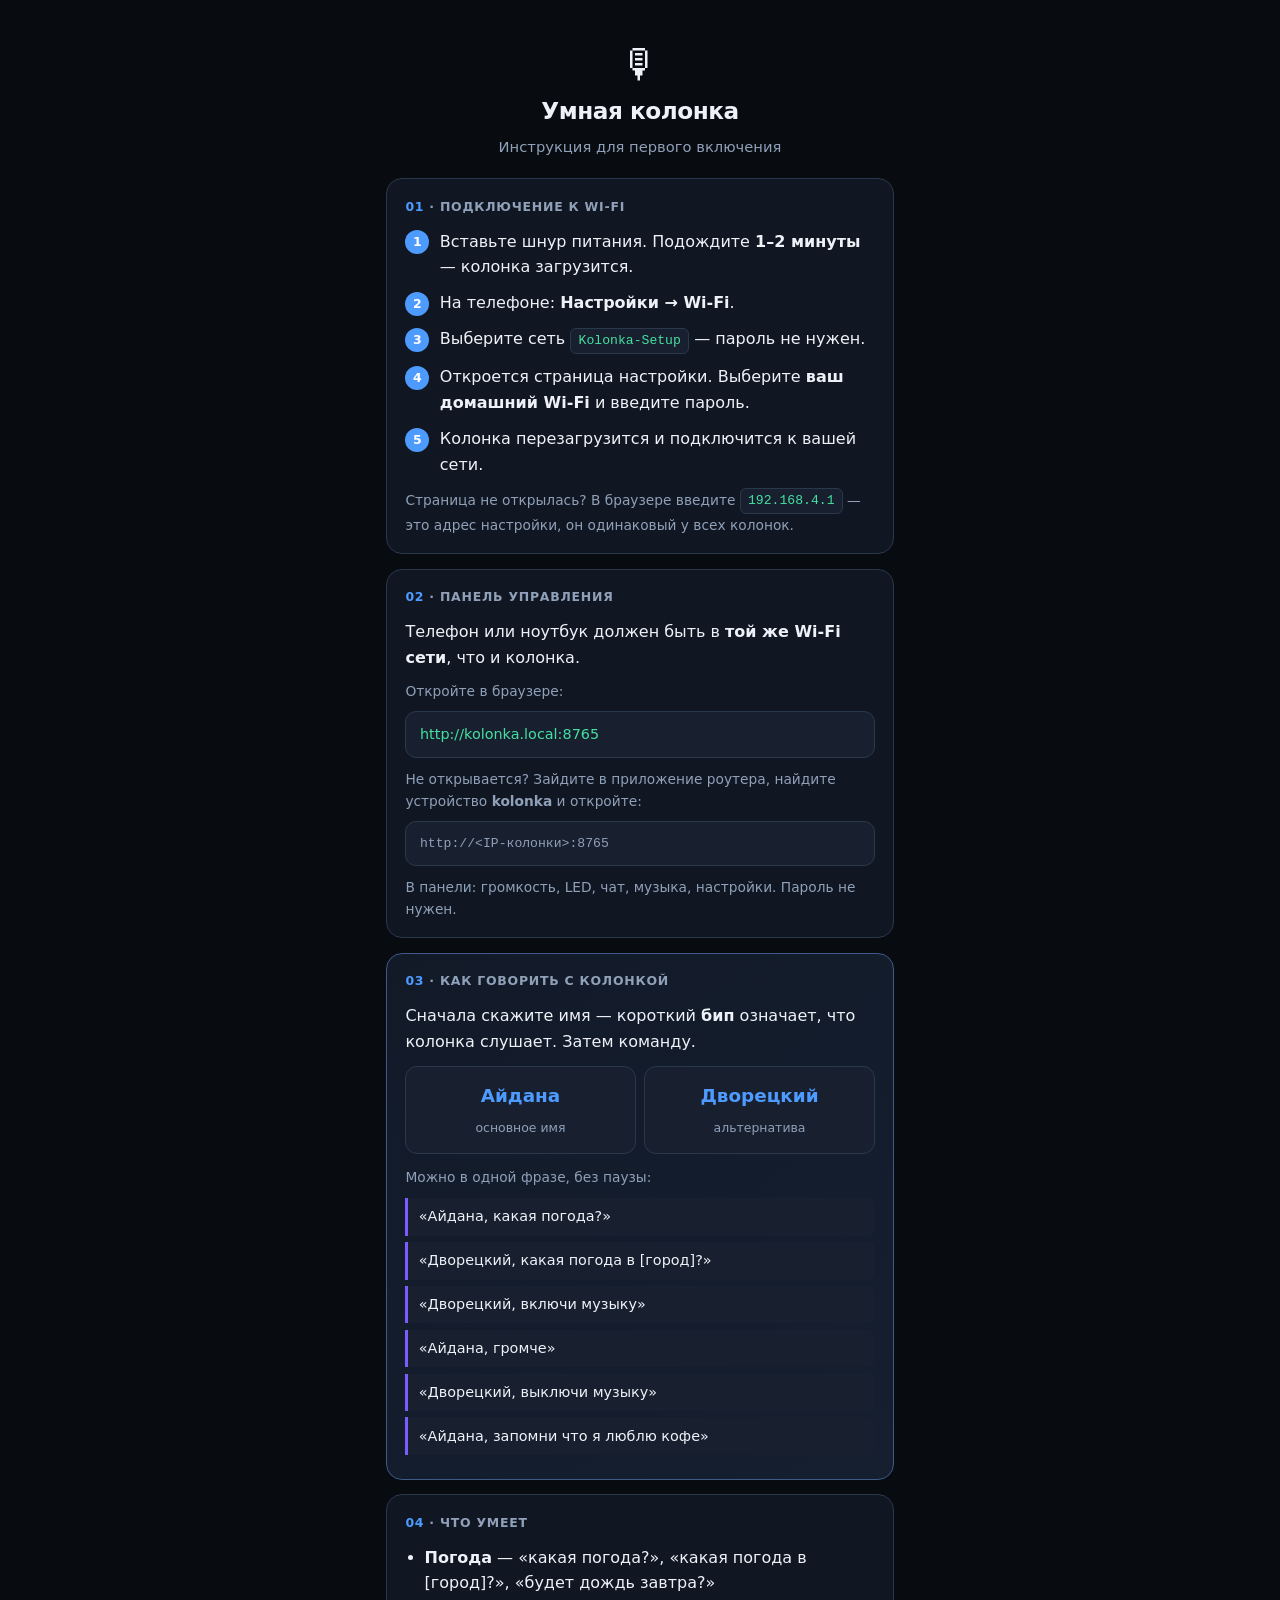
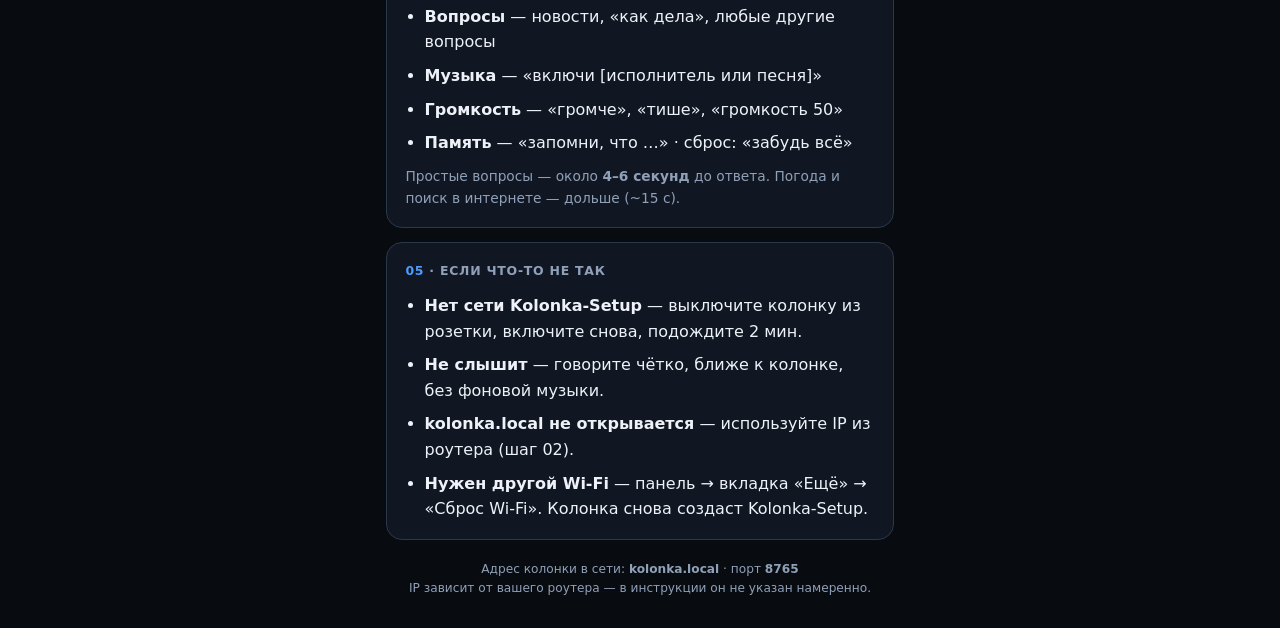
<file: KOLONKA_INSTRUKCIYA.html>
<!DOCTYPE html>
<html lang="ru">
<head>
  <meta charset="utf-8">
  <meta name="viewport" content="width=device-width, initial-scale=1">
  <title>Инструкция — умная колонка</title>
  <style>
    :root {
      --bg: #080b10;
      --surface: #111722;
      --surface2: #182030;
      --line: #2a384c;
      --text: #eef2f8;
      --muted: #8fa0b8;
      --accent: #4d9bff;
      --accent2: #7c5cff;
      --ok: #45e0a0;
      --warn: #ffc857;
    }
    * { box-sizing: border-box; margin: 0; padding: 0; }
    body {
      font-family: system-ui, -apple-system, "Segoe UI", Roboto, sans-serif;
      background: var(--bg);
      color: var(--text);
      line-height: 1.6;
      padding: 1.25rem 1rem 2rem;
      max-width: 540px;
      margin: 0 auto;
    }
    .hero {
      text-align: center;
      padding: 1.5rem 0 1.25rem;
    }
    .hero-icon {
      font-size: 2.5rem;
      line-height: 1;
      margin-bottom: 0.5rem;
    }
    h1 {
      font-size: 1.45rem;
      font-weight: 700;
      letter-spacing: -0.02em;
    }
    .sub {
      color: var(--muted);
      font-size: 0.92rem;
      margin-top: 0.35rem;
    }
    .card {
      background: var(--surface);
      border: 1px solid var(--line);
      border-radius: 16px;
      padding: 1.1rem 1.15rem;
      margin-bottom: 0.9rem;
    }
    .card-accent {
      border-color: #3d5a8a;
      background: linear-gradient(145deg, #121a28 0%, #151f30 100%);
    }
    h2 {
      font-size: 0.78rem;
      font-weight: 700;
      text-transform: uppercase;
      letter-spacing: 0.06em;
      color: var(--muted);
      margin-bottom: 0.75rem;
    }
    h2 span { color: var(--accent); }
    p { margin-bottom: 0.55rem; }
    p:last-child { margin-bottom: 0; }
    ol, ul { padding-left: 1.2rem; }
    li { margin-bottom: 0.5rem; }
    li:last-child { margin-bottom: 0; }
    .hint {
      color: var(--muted);
      font-size: 0.86rem;
      margin-top: 0.6rem;
    }
    .tag {
      display: inline-block;
      background: var(--surface2);
      border: 1px solid var(--line);
      border-radius: 6px;
      padding: 0.1rem 0.45rem;
      font-size: 0.82rem;
      font-family: ui-monospace, "Cascadia Code", monospace;
      color: var(--ok);
    }
    .url {
      display: block;
      background: var(--surface2);
      border: 1px solid var(--line);
      border-radius: 11px;
      padding: 0.7rem 0.85rem;
      font-size: 0.9rem;
      word-break: break-all;
      margin: 0.55rem 0;
      color: var(--ok);
      text-decoration: none;
    }
    a.url:hover { border-color: var(--accent); }
    .url-muted { color: var(--muted); font-family: ui-monospace, monospace; font-size: 0.82rem; }
    .wake-box {
      display: grid;
      grid-template-columns: 1fr 1fr;
      gap: 0.55rem;
      margin: 0.75rem 0;
    }
    .wake-item {
      background: var(--surface2);
      border: 1px solid var(--line);
      border-radius: 12px;
      padding: 0.85rem 0.5rem;
      text-align: center;
    }
    .wake-item b {
      display: block;
      font-size: 1.15rem;
      color: var(--accent);
      margin-bottom: 0.2rem;
    }
    .wake-item small { color: var(--muted); font-size: 0.78rem; }
    .examples {
      list-style: none;
      padding: 0;
      margin-top: 0.65rem;
    }
    .examples .tag { font-size: 0.82rem; vertical-align: baseline; }
    .examples li {
      background: var(--surface2);
      border-left: 3px solid var(--accent2);
      border-radius: 0 8px 8px 0;
      padding: 0.45rem 0.65rem;
      margin-bottom: 0.4rem;
      font-size: 0.9rem;
    }
    .step {
      display: flex;
      gap: 0.65rem;
      margin-bottom: 0.65rem;
      align-items: flex-start;
    }
    .step:last-child { margin-bottom: 0; }
    .step-n {
      flex-shrink: 0;
      width: 1.5rem;
      height: 1.5rem;
      background: var(--accent);
      color: #fff;
      border-radius: 50%;
      font-size: 0.78rem;
      font-weight: 700;
      display: flex;
      align-items: center;
      justify-content: center;
      margin-top: 0.1rem;
    }
    .divider {
      border: none;
      border-top: 1px solid var(--line);
      margin: 0.75rem 0;
    }
    footer {
      text-align: center;
      color: var(--muted);
      font-size: 0.76rem;
      margin-top: 1.25rem;
      line-height: 1.5;
    }
    @media print {
      body { background: #fff; color: #111; padding: 0.5rem; }
      .card { border-color: #bbb; background: #f6f6f6; break-inside: avoid; }
      .card-accent { background: #eef3ff; }
      .url, .tag { color: #064; border-color: #999; background: #eee; }
      .wake-item b { color: #035; }
      .hint, .sub, footer, h2 { color: #444; }
    }
    @media (max-width: 360px) {
      .wake-box { grid-template-columns: 1fr; }
    }
  </style>
</head>
<body>

  <header class="hero">
    <div class="hero-icon">🎙</div>
    <h1>Умная колонка</h1>
    <p class="sub">Инструкция для первого включения</p>
  </header>

  <!-- Wi-Fi -->
  <section class="card">
    <h2><span>01</span> · Подключение к Wi-Fi</h2>

    <div class="step"><span class="step-n">1</span><span>Вставьте шнур питания. Подождите <strong>1–2 минуты</strong> — колонка загрузится.</span></div>
    <div class="step"><span class="step-n">2</span><span>На телефоне: <strong>Настройки → Wi-Fi</strong>.</span></div>
    <div class="step"><span class="step-n">3</span><span>Выберите сеть <span class="tag">Kolonka-Setup</span> — пароль не нужен.</span></div>
    <div class="step"><span class="step-n">4</span><span>Откроется страница настройки. Выберите <strong>ваш домашний Wi-Fi</strong> и введите пароль.</span></div>
    <div class="step"><span class="step-n">5</span><span>Колонка перезагрузится и подключится к вашей сети.</span></div>

    <p class="hint">Страница не открылась? В браузере введите <span class="tag">192.168.4.1</span> — это адрес настройки, он одинаковый у всех колонок.</p>
  </section>

  <!-- Панель -->
  <section class="card">
    <h2><span>02</span> · Панель управления</h2>
    <p>Телефон или ноутбук должен быть в <strong>той же Wi-Fi сети</strong>, что и колонка.</p>

    <p class="hint">Откройте в браузере:</p>
    <a class="url" href="http://kolonka.local:8765">http://kolonka.local:8765</a>

    <p class="hint">Не открывается? Зайдите в приложение роутера, найдите устройство <strong>kolonka</strong> и откройте:</p>
    <p class="url url-muted">http://&lt;IP-колонки&gt;:8765</p>

    <p class="hint">В панели: громкость, LED, чат, музыка, настройки. Пароль не нужен.</p>
  </section>

  <!-- Wake words -->
  <section class="card card-accent">
    <h2><span>03</span> · Как говорить с колонкой</h2>

    <p>Сначала скажите имя — короткий <strong>бип</strong> означает, что колонка слушает. Затем команду.</p>

    <div class="wake-box">
      <div class="wake-item">
        <b>Айдана</b>
        <small>основное имя</small>
      </div>
      <div class="wake-item">
        <b>Дворецкий</b>
        <small>альтернатива</small>
      </div>
    </div>

    <p class="hint">Можно в одной фразе, без паузы:</p>
    <ul class="examples">
      <li>«Айдана, какая погода?»</li>
      <li>«Дворецкий, какая погода в [город]?»</li>
      <li>«Дворецкий, включи музыку»</li>
      <li>«Айдана, громче»</li>
      <li>«Дворецкий, выключи музыку»</li>
      <li>«Айдана, запомни что я люблю кофе»</li>
    </ul>
  </section>

  <!-- Что умеет -->
  <section class="card">
    <h2><span>04</span> · Что умеет</h2>
    <ul>
      <li><strong>Погода</strong> — «какая погода?», «какая погода в [город]?», «будет дождь завтра?»</li>
      <li><strong>Вопросы</strong> — новости, «как дела», любые другие вопросы</li>
      <li><strong>Музыка</strong> — «включи [исполнитель или песня]»</li>
      <li><strong>Громкость</strong> — «громче», «тише», «громкость 50»</li>
      <li><strong>Память</strong> — «запомни, что …» · сброс: «забудь всё»</li>
    </ul>
    <p class="hint">Простые вопросы — около <strong>4–6 секунд</strong> до ответа. Погода и поиск в интернете — дольше (~15 с).</p>
  </section>

  <!-- Проблемы -->
  <section class="card">
    <h2><span>05</span> · Если что-то не так</h2>
    <ul>
      <li><strong>Нет сети Kolonka-Setup</strong> — выключите колонку из розетки, включите снова, подождите 2 мин.</li>
      <li><strong>Не слышит</strong> — говорите чётко, ближе к колонке, без фоновой музыки.</li>
      <li><strong>kolonka.local не открывается</strong> — используйте IP из роутера (шаг 02).</li>
      <li><strong>Нужен другой Wi-Fi</strong> — панель → вкладка «Ещё» → «Сброс Wi-Fi». Колонка снова создаст Kolonka-Setup.</li>
    </ul>
  </section>

  <footer>
    Адрес колонки в сети: <strong>kolonka.local</strong> · порт <strong>8765</strong><br>
    IP зависит от вашего роутера — в инструкции он не указан намеренно.
  </footer>

</body>
</html>
</file>
